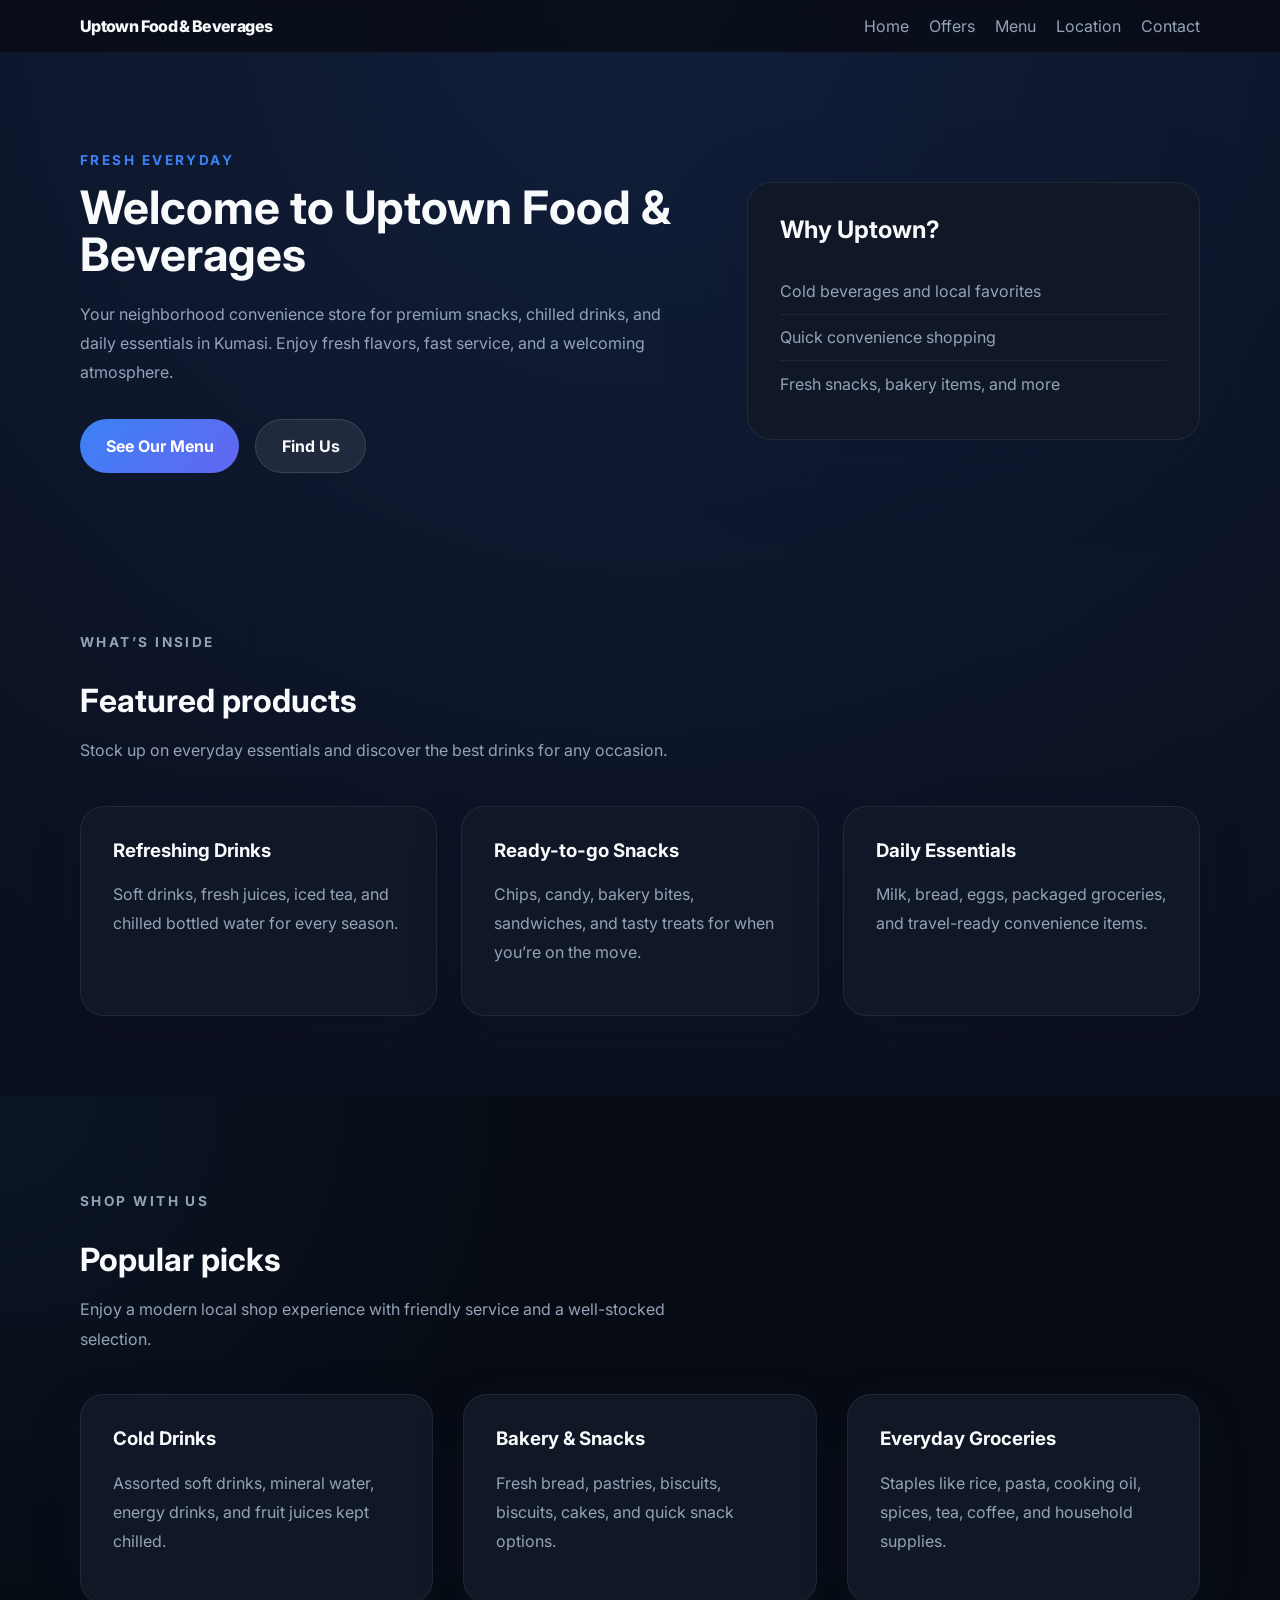
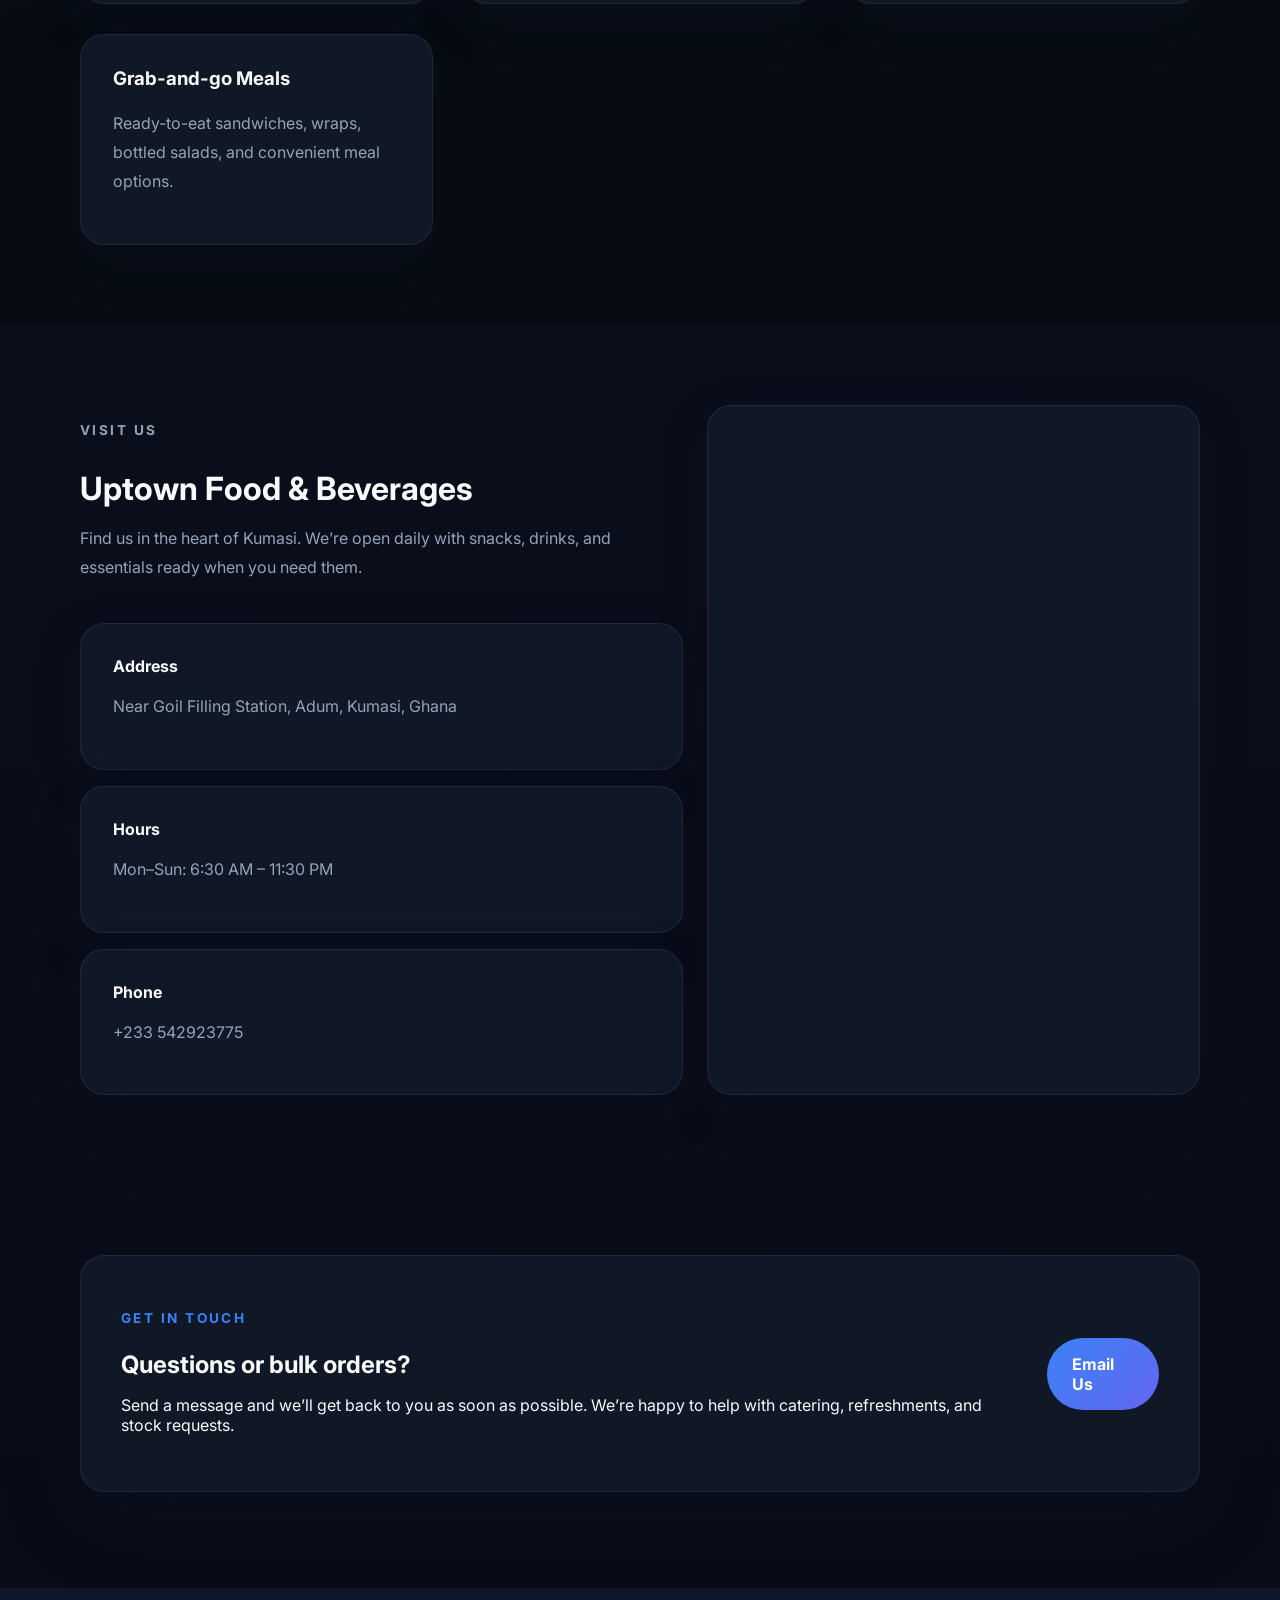
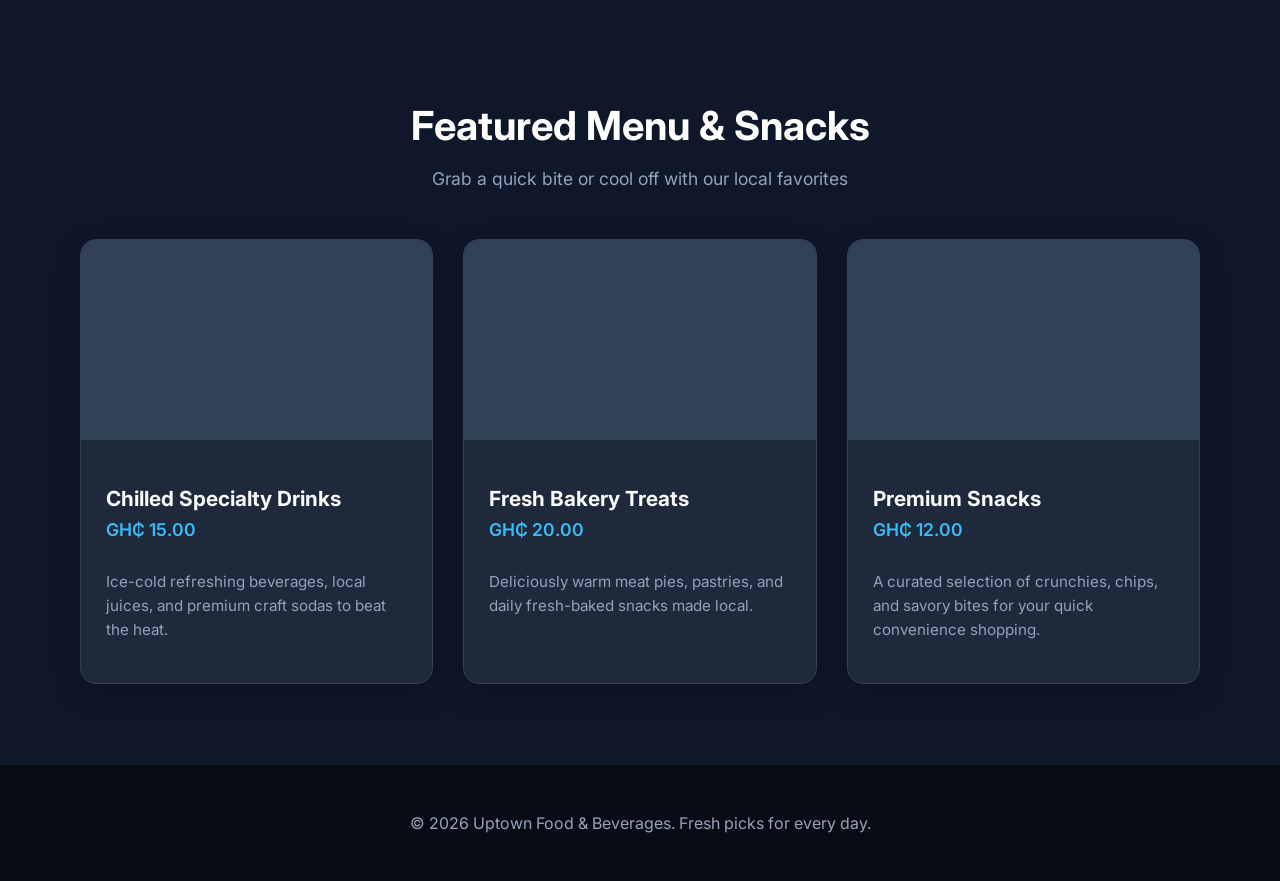
<file: index.html>
<!DOCTYPE html>
<html lang="en">
  <head>
    <meta charset="UTF-8" />
    <meta name="viewport" content="width=device-width, initial-scale=1.0" />
    <title>Uptown Food & Beverages</title>
    <link rel="preconnect" href="https://fonts.googleapis.com" />
    <link rel="preconnect" href="https://fonts.gstatic.com" crossorigin />
    <link
      href="https://fonts.googleapis.com/css2?family=Inter:wght@400;500;600;700;800&display=swap"
      rel="stylesheet"
    />
    <link rel="stylesheet" href="styles.css" />
  </head>
  <body>
    <header class="site-header">
      <div class="container header-inner">
        <a class="brand" href="#home">Uptown Food & Beverages</a>
        <button class="nav-toggle" aria-label="Open navigation">
          <span></span>
          <span></span>
          <span></span>
        </button>
        <nav class="site-nav" aria-label="Primary navigation">
          <a href="#home">Home</a>
          <a href="#offers">Offers</a>
          <a href="#menu">Menu</a>
          <a href="#location">Location</a>
          <a href="#contact">Contact</a>
        </nav>
      </div>
    </header>

    <main>
      <section class="hero" id="home">
        <div class="container hero-grid">
          <div class="hero-copy">
            <span class="eyebrow">Fresh Everyday</span>
            <h1>Welcome to Uptown Food & Beverages</h1>
            <p>
              Your neighborhood convenience store for premium snacks, chilled drinks, and daily essentials in Kumasi.
              Enjoy fresh flavors, fast service, and a welcoming atmosphere.
            </p>
            <div class="hero-actions">
              <a class="btn btn-primary" href="#menu">See Our Menu</a>
              <a class="btn btn-secondary" href="#location">Find Us</a>
            </div>
          </div>
          <div class="hero-panel">
            <div class="panel-card">
              <h2>Why Uptown?</h2>
              <ul>
                <li>Cold beverages and local favorites</li>
                <li>Quick convenience shopping</li>
                <li>Fresh snacks, bakery items, and more</li>
              </ul>
            </div>
          </div>
        </div>
      </section>

      <section class="section" id="offers">
        <div class="container">
          <div class="section-heading">
            <p class="eyebrow">What’s inside</p>
            <h2>Featured products</h2>
            <p>Stock up on everyday essentials and discover the best drinks for any occasion.</p>
          </div>

          <div class="grid cards-grid">
            <article class="card">
              <h3>Refreshing Drinks</h3>
              <p>Soft drinks, fresh juices, iced tea, and chilled bottled water for every season.</p>
            </article>
            <article class="card">
              <h3>Ready-to-go Snacks</h3>
              <p>Chips, candy, bakery bites, sandwiches, and tasty treats for when you’re on the move.</p>
            </article>
            <article class="card">
              <h3>Daily Essentials</h3>
              <p>Milk, bread, eggs, packaged groceries, and travel-ready convenience items.</p>
            </article>
          </div>
        </div>
      </section>

      <section class="section section-alt" id="menu">
        <div class="container">
          <div class="section-heading">
            <p class="eyebrow">Shop with us</p>
            <h2>Popular picks</h2>
            <p>Enjoy a modern local shop experience with friendly service and a well-stocked selection.</p>
          </div>

          <div class="menu-grid">
            <div class="menu-item">
              <h3>Cold Drinks</h3>
              <p>Assorted soft drinks, mineral water, energy drinks, and fruit juices kept chilled.</p>
            </div>
            <div class="menu-item">
              <h3>Bakery & Snacks</h3>
              <p>Fresh bread, pastries, biscuits, biscuits, cakes, and quick snack options.</p>
            </div>
            <div class="menu-item">
              <h3>Everyday Groceries</h3>
              <p>Staples like rice, pasta, cooking oil, spices, tea, coffee, and household supplies.</p>
            </div>
            <div class="menu-item">
              <h3>Grab-and-go Meals</h3>
              <p>Ready-to-eat sandwiches, wraps, bottled salads, and convenient meal options.</p>
            </div>
          </div>
        </div>
      </section>

      <section class="section" id="location">
        <div class="container location-grid">
          <div>
            <div class="section-heading">
              <p class="eyebrow">Visit us</p>
              <h2>Uptown Food & Beverages</h2>
              <p>Find us in the heart of Kumasi. We’re open daily with snacks, drinks, and essentials ready when you need them.</p>
            </div>
            <div class="location-details">
              <div>
                <strong>Address</strong>
                <p>Near Goil Filling Station, Adum, Kumasi, Ghana</p>
              </div>
              <div>
                <strong>Hours</strong>
                <p>Mon–Sun: 6:30 AM – 11:30 PM</p>
              </div>
              <div>
                <strong>Phone</strong>
                <p>+233 542923775</p>
              </div>
            </div>
          </div>

          <div class="map-card">
            <iframe
              title="Uptown Food & Beverages location"
              src="https://maps.google.com/maps?q=6.7455316,-1.6239389&z=15&output=embed"
              frameborder="0"
              allowfullscreen=""
              loading="lazy"
            ></iframe>
          </div>
        </div>
      </section>

      <section class="section contact-section" id="contact">
        <div class="container contact-panel">
          <div>
            <p class="eyebrow">Get in touch</p>
            <h2>Questions or bulk orders?</h2>
            <p>Send a message and we’ll get back to you as soon as possible. We’re happy to help with catering, refreshments, and stock requests.</p>
          </div>
          <a class="btn btn-primary" href="mailto:info@uptownfoodbeverages.com">Email Us</a>
        </div>
      </section><section id="menu" class="menu-section">
    <div class="container">
        <h2 class="section-title">Featured Menu & Snacks</h2>
        <p class="section-subtitle">Grab a quick bite or cool off with our local favorites</p>
        
        <div class="menu-grid">
            <div class="menu-card">
                <div class="menu-img-placeholder"></div>
                <div class="menu-info">
                    <h3>Chilled Specialty Drinks</h3>
                    <span class="price">GH₵ 15.00</span>
                    <p>Ice-cold refreshing beverages, local juices, and premium craft sodas to beat the heat.</p>
                </div>
            </div>

            <div class="menu-card">
                <div class="menu-img-placeholder"></div>
                <div class="menu-info">
                    <h3>Fresh Bakery Treats</h3>
                    <span class="price">GH₵ 20.00</span>
                    <p>Deliciously warm meat pies, pastries, and daily fresh-baked snacks made local.</p>
                </div>
            </div>

            <div class="menu-card">
                <div class="menu-img-placeholder"></div>
                <div class="menu-info">
                    <h3>Premium Snacks</h3>
                    <span class="price">GH₵ 12.00</span>
                    <p>A curated selection of crunchies, chips, and savory bites for your quick convenience shopping.</p>
                </div>
            </div>
        </div>
    </div>
</section>
    </main>

    <footer class="site-footer">
      <div class="container footer-inner">
        <p>© 2026 Uptown Food & Beverages. Fresh picks for every day.</p>
      </div>
    </footer>

    <script src="script.js"></script>
  </body>
</html>
</file>
<file: styles.css>
:root {
  color-scheme: dark;
  --bg: #0e1119;
  --surface: rgba(17, 24, 39, 0.96);
  --surface-strong: #111827;
  --surface-soft: rgba(255, 255, 255, 0.06);
  --text: #f8fafc;
  --muted: #94a3b8;
  --accent: #3b82f6;
  --accent-soft: rgba(59, 130, 246, 0.16);
  --border: rgba(148, 163, 184, 0.12);
  --radius: 24px;
  --shadow: 0 24px 80px rgba(15, 23, 42, 0.25);
}

* {
  box-sizing: border-box;
}

html {
  scroll-behavior: smooth;
}

body {
  margin: 0;
  min-height: 100%;
  font-family: 'Inter', sans-serif;
  background: radial-gradient(circle at top, rgba(59, 130, 246, 0.12), transparent 28%),
    linear-gradient(180deg, #0b1121 0%, #090b14 100%);
  color: var(--text);
}

img,
iframe {
  max-width: 100%;
  display: block;
}

.container {
  width: min(1120px, calc(100% - 2rem));
  margin: 0 auto;
}

.site-header {
  position: sticky;
  top: 0;
  z-index: 20;
  backdrop-filter: blur(18px);
  background: rgba(8, 12, 20, 0.8);
  border-bottom: 1px solid rgba(148, 163, 184, 0.08);
}

.header-inner {
  display: flex;
  align-items: center;
  justify-content: space-between;
  gap: 1rem;
  padding: 1rem 0;
}

.brand {
  font-weight: 800;
  letter-spacing: -0.04em;
  color: var(--text);
  text-decoration: none;
}

.site-nav {
  display: flex;
  align-items: center;
  gap: 1.25rem;
}

.site-nav a {
  color: var(--muted);
  text-decoration: none;
  transition: color 0.2s ease;
}

.site-nav a:hover,
.site-nav a:focus-visible {
  color: var(--text);
}

.nav-toggle {
  display: none;
  border: 0;
  background: none;
  cursor: pointer;
  width: 2rem;
  height: 2rem;
  padding: 0;
  align-items: center;
  justify-content: center;
}

.nav-toggle span {
  display: block;
  width: 100%;
  height: 2px;
  background: var(--text);
  border-radius: 999px;
  transition: transform 0.3s ease, opacity 0.3s ease;
}

.nav-toggle span + span {
  margin-top: 0.35rem;
}

.hero {
  padding: 6rem 0 4rem;
}

.hero-grid {
  display: grid;
  grid-template-columns: 1.4fr 1fr;
  gap: 2rem;
  align-items: center;
}

.hero-copy {
  max-width: 620px;
}

.eyebrow {
  display: inline-flex;
  align-items: center;
  gap: 0.5rem;
  font-size: 0.85rem;
  font-weight: 700;
  text-transform: uppercase;
  letter-spacing: 0.18em;
  margin-bottom: 1rem;
  color: var(--accent);
}

.hero h1 {
  font-size: clamp(2.8rem, 3.6vw, 4.2rem);
  line-height: 1.02;
  margin: 0;
}

.hero p {
  max-width: 42rem;
  line-height: 1.8;
  color: var(--muted);
  margin: 1.4rem 0 2rem;
}

.hero-actions {
  display: flex;
  flex-wrap: wrap;
  gap: 1rem;
}

.btn {
  display: inline-flex;
  align-items: center;
  justify-content: center;
  padding: 1rem 1.6rem;
  border-radius: 999px;
  text-decoration: none;
  font-weight: 700;
  transition: transform 0.2s ease, background-color 0.2s ease, color 0.2s ease;
}

.btn:hover,
.btn:focus-visible {
  transform: translateY(-1px);
}

.btn-primary {
  background: linear-gradient(135deg, #3b82f6, #6366f1);
  color: #fff;
}

.btn-secondary {
  background: rgba(255, 255, 255, 0.08);
  color: var(--text);
  border: 1px solid rgba(255, 255, 255, 0.12);
}

.hero-panel {
  display: grid;
}

.panel-card {
  padding: 2rem;
  border-radius: var(--radius);
  background: var(--surface);
  box-shadow: var(--shadow);
  border: 1px solid var(--border);
}

.panel-card h2 {
  margin-top: 0;
}

.panel-card ul {
  list-style: none;
  padding: 0;
  margin: 1.5rem 0 0;
}

.panel-card li {
  padding: 0.8rem 0;
  border-bottom: 1px solid rgba(148, 163, 184, 0.1);
  color: var(--muted);
}

.panel-card li:last-child {
  border-bottom: none;
}

.section {
  padding: 5rem 0;
}

.section-alt {
  background: radial-gradient(circle at top left, rgba(59, 130, 246, 0.08), transparent 35%),
    rgba(8, 12, 20, 0.96);
}

.section-heading {
  max-width: 640px;
  margin-bottom: 2.5rem;
}

.section-heading h2 {
  font-size: clamp(2rem, 2.4vw, 2.8rem);
  margin: 0.6rem 0 1rem;
}

.section-heading p {
  line-height: 1.85;
  color: var(--muted);
}

.cards-grid,
.menu-grid,
.location-grid {
  display: grid;
  gap: 1.5rem;
}

.cards-grid {
  grid-template-columns: repeat(3, minmax(0, 1fr));
}

.card,
.menu-item,
.location-details > div,
.map-card {
  padding: 2rem;
  border-radius: var(--radius);
  border: 1px solid var(--border);
  background: var(--surface);
  box-shadow: 0 16px 50px rgba(15, 23, 42, 0.18);
}

.card h3,
.menu-item h3 {
  margin-top: 0;
}

.card p,
.menu-item p,
.location-details p {
  color: var(--muted);
  line-height: 1.8;
}

.menu-grid {
  grid-template-columns: repeat(2, minmax(0, 1fr));
}

.location-grid {
  grid-template-columns: 1.1fr 0.9fr;
  align-items: stretch;
}

.location-details {
  display: grid;
  gap: 1rem;
}

.location-details strong {
  display: block;
  margin-bottom: 0.4rem;
  color: var(--text);
}

.map-card {
  min-height: 360px;
  overflow: hidden;
}

.map-card iframe {
  width: 100%;
  height: 100%;
  border: 0;
}

.contact-section {
  padding-bottom: 6rem;
}

.contact-panel {
  display: flex;
  align-items: center;
  justify-content: space-between;
  gap: 2rem;
  padding: 2.5rem;
  border-radius: var(--radius);
  background: var(--surface);
  border: 1px solid var(--border);
  box-shadow: var(--shadow);
}

.contact-panel h2 {
  margin: 0.5rem 0 1rem;
}

.site-footer {
  padding: 2rem 0;
  border-top: 1px solid rgba(148, 163, 184, 0.08);
}

.footer-inner {
  display: flex;
  justify-content: center;
  color: var(--muted);
}

@media (max-width: 900px) {
  .hero-grid,
  .location-grid,
  .cards-grid,
  .menu-grid {
    grid-template-columns: 1fr;
  }

  .hero {
    padding-top: 4rem;
  }

  .contact-panel {
    flex-direction: column;
    align-items: stretch;
  }
}

@media (max-width: 720px) {
  .site-nav {
    position: fixed;
    inset: 5rem 1rem auto auto;
    flex-direction: column;
    align-items: flex-start;
    background: rgba(6, 10, 18, 0.98);
    padding: 1.5rem;
    border-radius: 28px;
    box-shadow: 0 24px 80px rgba(15, 23, 42, 0.24);
    transform: translateY(-120%);
    opacity: 0;
    pointer-events: none;
    transition: transform 0.3s ease, opacity 0.3s ease;
  }

  .site-nav.open {
    transform: translateY(0);
    opacity: 1;
    pointer-events: auto;
  }

  .nav-toggle {
    display: inline-flex;
  }
}

@media (prefers-reduced-motion: reduce) {
  *,
  *::before,
  *::after {
    scroll-behavior: auto !important;
    transition: none !important;
    animation-duration: 0.01ms !important;
    animation-iteration-count: 1 !important;
  }
}/* STEP 3: SMOOTH SCROLLING & MENU CARDS */
html {
    scroll-behavior: smooth;
}

.menu-section {
    padding: 80px 20px;
    background-color: #0f172a; /* Sleek dark background matching your theme */
    color: #ffffff;
    text-align: center;
}

.section-title {
    font-size: 2.5rem;
    margin-bottom: 10px;
    font-weight: 700;
}

.section-subtitle {
    color: #94a3b8;
    margin-bottom: 50px;
    font-size: 1.1rem;
}

/* CSS Grid for side-by-side card layout */
.menu-grid {
    display: grid;
    grid-template-columns: repeat(auto-fit, minmax(280px, 1fr));
    gap: 30px;
    max-width: 1200px;
    margin: 0 auto;
}

.menu-card {
    background: #1e293b;
    border-radius: 16px;
    overflow: hidden;
    box-shadow: 0 10px 30px rgba(0, 0, 0, 0.2);
    transition: transform 0.3s ease, box-shadow 0.3s ease;
    text-align: left;
    border: 1px solid #334155;
}

.menu-card:hover {
    transform: translateY(-8px);
    box-shadow: 0 15px 35px rgba(0, 0, 0, 0.3);
}

.menu-img-placeholder {
    height: 200px;
    background: #334155;
    display: flex;
    align-items: center;
    justify-content: center;
    font-size: 4rem;
}

.menu-info {
    padding: 25px;
}

.menu-info h3 {
    font-size: 1.3rem;
    margin-bottom: 8px;
    color: #f8fafc;
}

.price {
    display: inline-block;
    color: #38bdf8; /* Vibrant cyan price highlight */
    font-weight: 600;
    font-size: 1.1rem;
    margin-bottom: 15px;
}

.menu-info p {
    color: #94a3b8;
    font-size: 0.95rem;
    line-height: 1.6;
}
</file>
